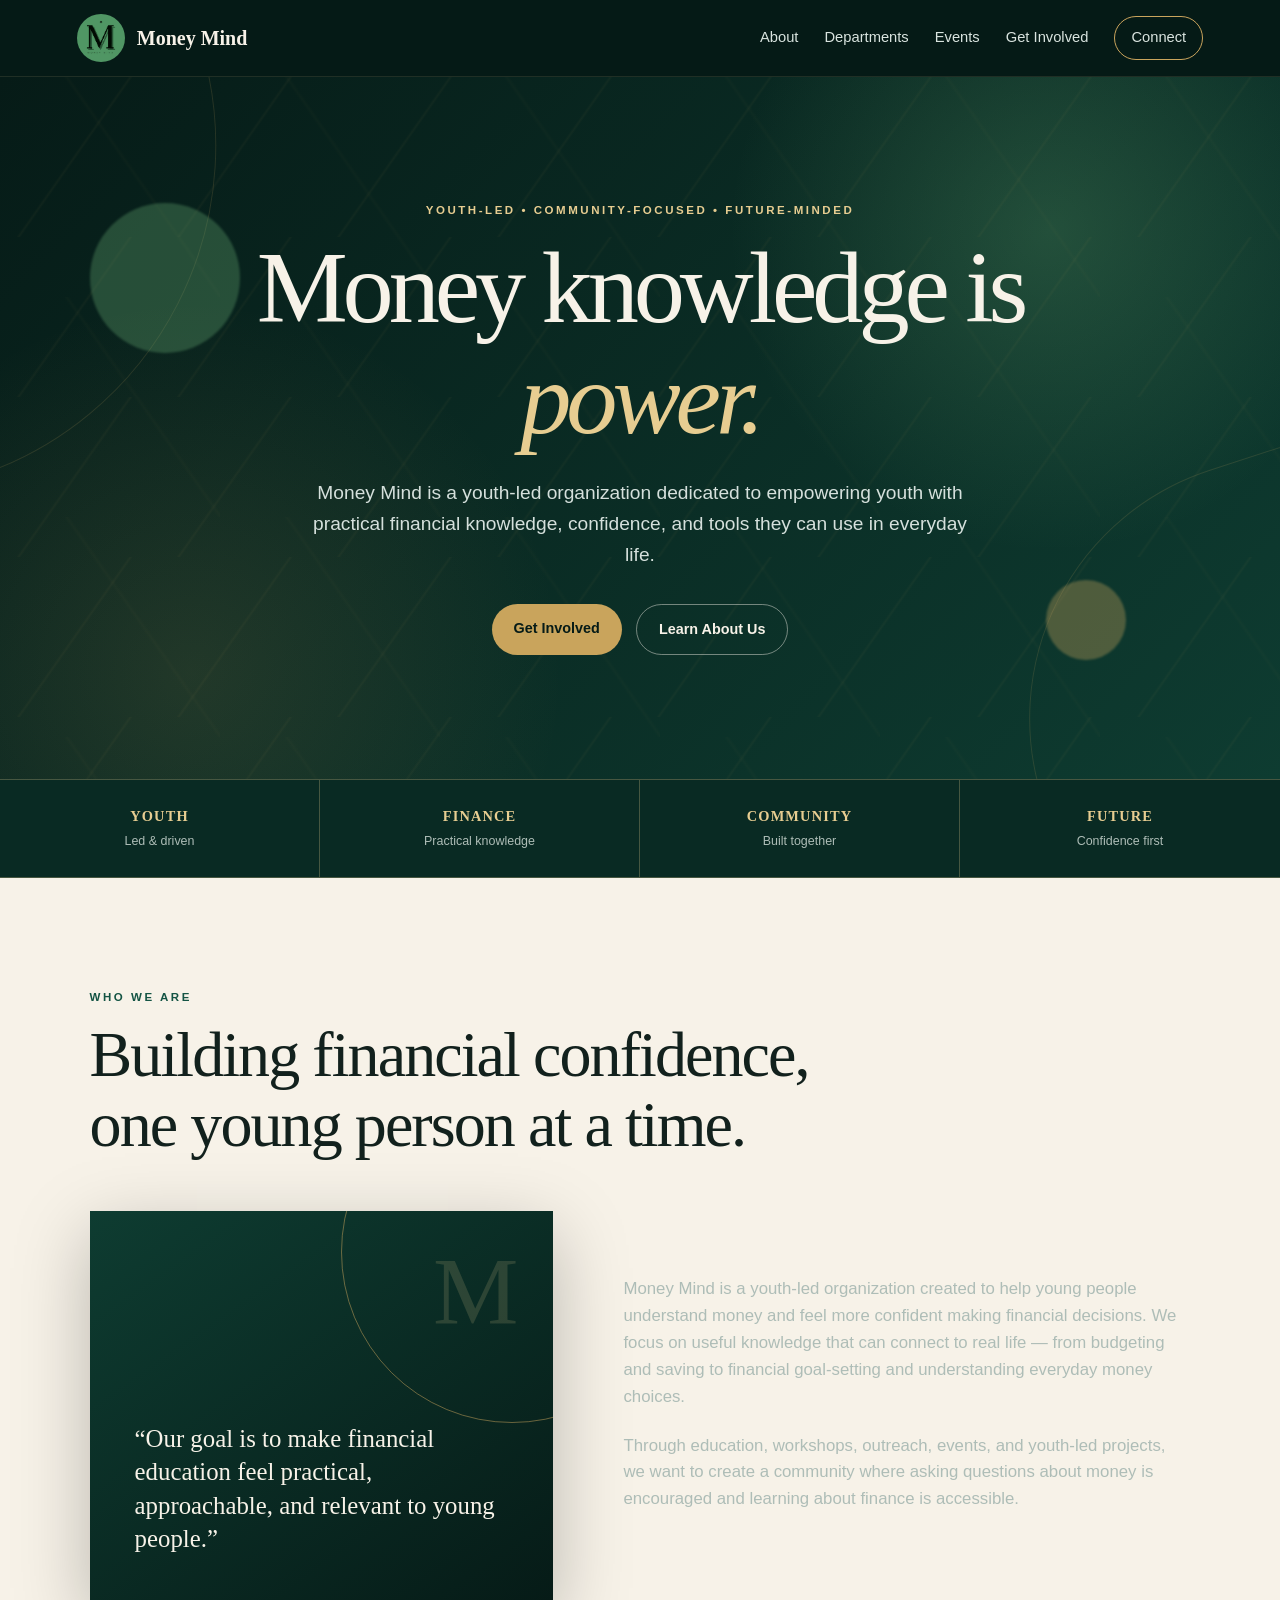
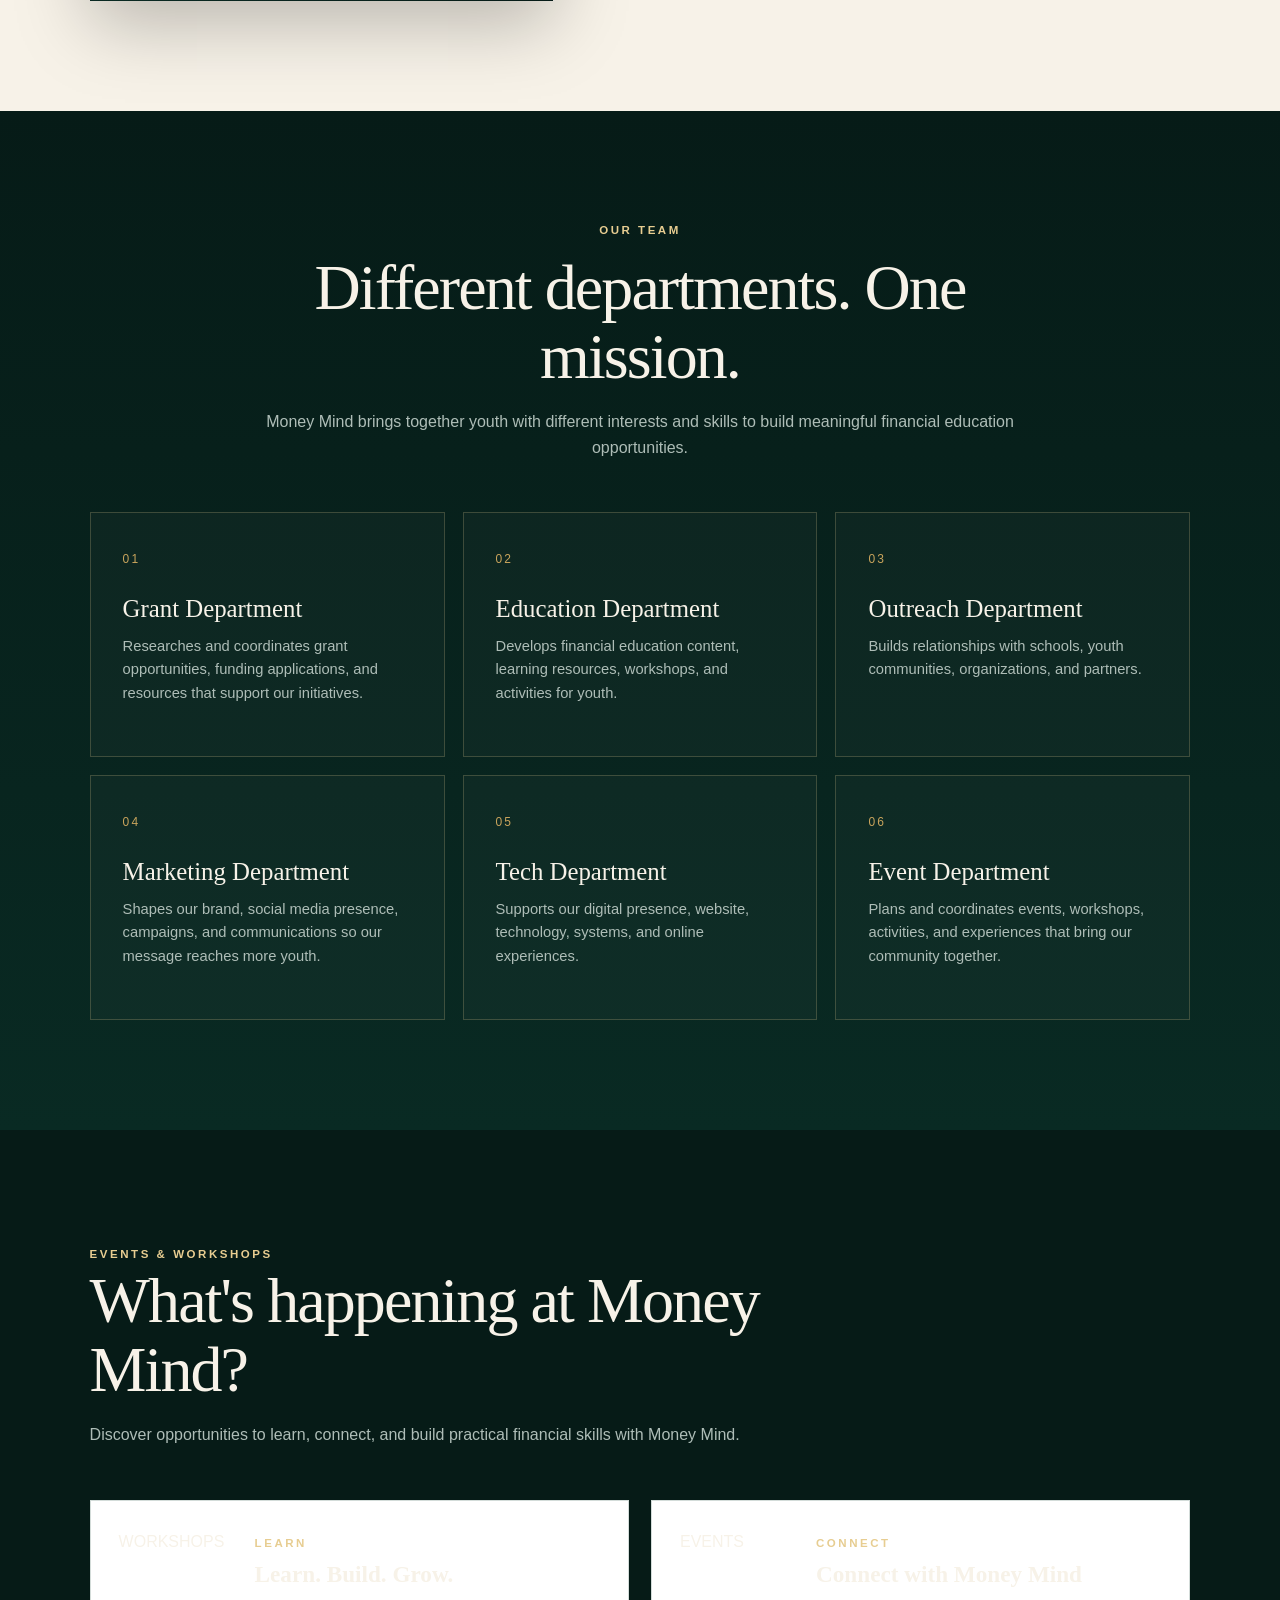
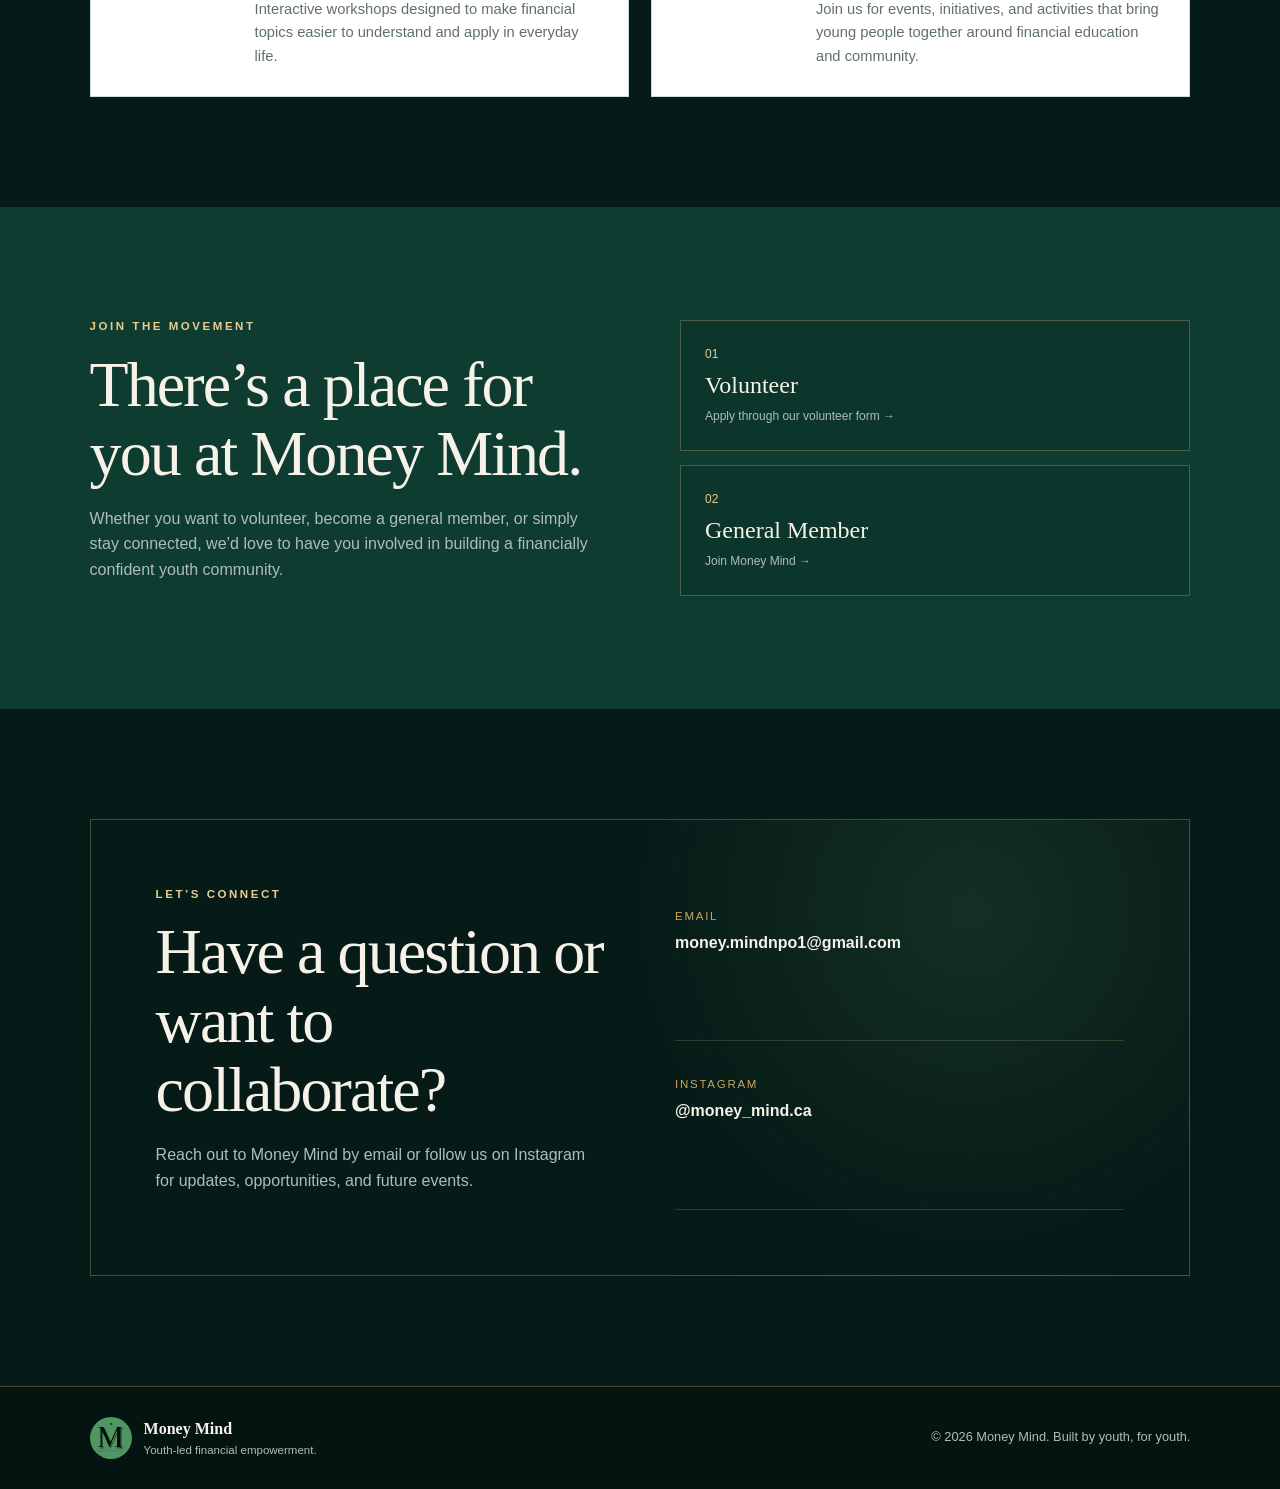
<file: index.html>
<!DOCTYPE html>
<html lang="en">
<head>
  <meta charset="UTF-8" />
  <meta name="viewport" content="width=device-width, initial-scale=1.0" />
  <meta name="description" content="Money Mind — a youth-led organization empowering youth with practical financial knowledge and confidence." />
  <title>Money Mind | Youth-Led Financial Empowerment</title>
  <link rel="icon" type="image/png" href="assets/favicon.png">
  <link rel="stylesheet" href="styles.css" />
</head>
<body>
  <header class="site-header" id="top">
    <a class="brand" href="#home" aria-label="Money Mind home">
      <img src="assets/money-mind-logo.png" alt="Money Mind logo" />
      <span>Money Mind</span>
    </a>

    <button class="menu-toggle" aria-label="Open navigation" aria-expanded="false">☰</button>

    <nav class="nav" aria-label="Main navigation">
      <a href="#about">About</a>
      <a href="#departments">Departments</a>
      <a href="#events">Events</a>
      <a href="#get-involved">Get Involved</a>
      <a href="#contact" class="nav-cta">Connect</a>
    </nav>
  </header>

  <main>
    <section class="hero" id="home">
      <div class="hero-pattern"></div>
      <div class="hero-content">
        <p class="eyebrow">YOUTH-LED • COMMUNITY-FOCUSED • FUTURE-MINDED</p>
        <h1>Money knowledge is <span>power.</span></h1>
        <p class="hero-copy">
          Money Mind is a youth-led organization dedicated to empowering youth
          with practical financial knowledge, confidence, and tools they can use
          in everyday life.
        </p>
        <div class="hero-actions">
          <a class="button button-gold" href="#get-involved">Get Involved</a>
          <a class="button button-outline" href="#about">Learn About Us</a>
        </div>
      </div>
      <div class="hero-orb orb-one"></div>
      <div class="hero-orb orb-two"></div>
    </section>

    <section class="stats">
      <div><strong>YOUTH</strong><span>Led & driven</span></div>
      <div><strong>FINANCE</strong><span>Practical knowledge</span></div>
      <div><strong>COMMUNITY</strong><span>Built together</span></div>
      <div><strong>FUTURE</strong><span>Confidence first</span></div>
    </section>

    <section class="section about" id="about">
      <div class="section-heading">
        <p class="eyebrow">WHO WE ARE</p>
        <h2>Building financial confidence, one young person at a time.</h2>
      </div>

      <div class="about-grid">
        <div class="about-card featured">
          <div class="monogram">M</div>
          <p class="quote">
            “Our goal is to make financial education feel practical,
            approachable, and relevant to young people.”
          </p>
        </div>

        <div class="about-copy">
          <p>
            Money Mind is a youth-led organization created to help young people
            understand money and feel more confident making financial decisions.
            We focus on useful knowledge that can connect to real life — from
            budgeting and saving to financial goal-setting and understanding
            everyday money choices.
          </p>
          <p>
            Through education, workshops, outreach, events, and youth-led
            projects, we want to create a community where asking questions about
            money is encouraged and learning about finance is accessible.
          </p>
        </div>
      </div>
    </section>

    <section class="section departments" id="departments">
      <div class="section-heading centered">
        <p class="eyebrow">OUR TEAM</p>
        <h2>Different departments. One mission.</h2>
        <p>
          Money Mind brings together youth with different interests and skills
          to build meaningful financial education opportunities.
        </p>
      </div>

      <div class="department-grid">
        <article class="department-card">
          <span class="number">01</span>
          <h3>Grant Department</h3>
          <p>Researches and coordinates grant opportunities, funding applications, and resources that support our initiatives.</p>
        </article>
        <article class="department-card">
          <span class="number">02</span>
          <h3>Education Department</h3>
          <p>Develops financial education content, learning resources, workshops, and activities for youth.</p>
        </article>
        <article class="department-card">
          <span class="number">03</span>
          <h3>Outreach Department</h3>
          <p>Builds relationships with schools, youth communities, organizations, and partners.</p>
        </article>
        <article class="department-card">
          <span class="number">04</span>
          <h3>Marketing Department</h3>
          <p>Shapes our brand, social media presence, campaigns, and communications so our message reaches more youth.</p>
        </article>
        <article class="department-card">
          <span class="number">05</span>
          <h3>Tech Department</h3>
          <p>Supports our digital presence, website, technology, systems, and online experiences.</p>
        </article>
        <article class="department-card">
          <span class="number">06</span>
          <h3>Event Department</h3>
          <p>Plans and coordinates events, workshops, activities, and experiences that bring our community together.</p>
        </article>
      </div>
    </section>

   <section class="section" id="events">
  <div class="section-heading">
    <span class="eyebrow">EVENTS &amp; WORKSHOPS</span>

    <h2>What's happening at Money Mind?</h2>

    <p>
      Discover opportunities to learn, connect, and build practical
      financial skills with Money Mind.
    </p>
  </div>

  <div class="event-grid">

    <article class="event-card">
      <div class="event-card-accent">
        WORKSHOPS
      </div>

      <div class="event-card-content">
        <span class="eyebrow">LEARN</span>

        <h3>Learn. Build. Grow.</h3>

        <p>
          Interactive workshops designed to make financial topics
          easier to understand and apply in everyday life.
        </p>
      </div>
    </article>

    <article class="event-card">
      <div class="event-card-accent">
        EVENTS
      </div>

      <div class="event-card-content">
        <span class="eyebrow">CONNECT</span>

        <h3>Connect with Money Mind</h3>

        <p>
          Join us for events, initiatives, and activities that bring
          young people together around financial education and community.
        </p>
      </div>
    </article>

  </div>
</section>
    <section class="section involvement" id="get-involved">
      <div class="involvement-inner">
        <div>
          <p class="eyebrow">JOIN THE MOVEMENT</p>
          <h2>There’s a place for you at Money Mind.</h2>
          <p>
            Whether you want to volunteer, become a general member, or simply
            stay connected, we’d love to have you involved in building a
            financially confident youth community.
          </p>
        </div>

        <div class="action-grid">
          <a class="action-card" href="https://forms.gle/BTMJpvYSgiWsYHP86" target="_blank" rel="noopener">
            <span>01</span>
            <strong>Volunteer</strong>
            <small>Apply through our volunteer form →</small>
          </a>
          <a class="action-card" href="https://forms.gle/7EqizPqFEvK5hBycA" target="_blank" rel="noopener">
            <span>02</span>
            <strong>General Member</strong>
            <small>Join Money Mind →</small>
          </a>
        </div>
      </div>
    </section>

    <section class="section contact" id="contact">
      <div class="contact-panel">
        <div>
          <p class="eyebrow">LET’S CONNECT</p>
          <h2>Have a question or want to collaborate?</h2>
          <p>
            Reach out to Money Mind by email or follow us on Instagram for
            updates, opportunities, and future events.
          </p>
        </div>

        <div class="contact-links">
          <a href="mailto:money.mindnpo1@gmail.com" class="contact-link">
            <span>Email</span>
            <strong>money.mindnpo1@gmail.com</strong>
          </a>
          <a href="https://www.instagram.com/money_mind.ca?utm_source=ig_web_button_share_sheet&stkn=ZDNlZDc0MzIxNw==" target="_blank" rel="noopener" class="contact-link">
            <span>Instagram</span>
            <strong>@money_mind.ca</strong>
          </a>
        </div>
      </div>
    </section>
  </main>

  <footer>
    <div class="footer-brand">
      <img src="assets/money-mind-logo.png" alt="Money Mind logo" />
      <div>
        <strong>Money Mind</strong>
        <span>Youth-led financial empowerment.</span>
      </div>
    </div>
    <p>© <span id="year"></span> Money Mind. Built by youth, for youth.</p>
  </footer>

  <script src="script.js"></script>
</body>
</html>
</file>
<file: styles.css>
:root {
  --green-950: #061b17;
  --green-900: #092a23;
  --green-800: #0e3c31;
  --green-700: #145444;
  --green-600: #1d6a52;
  --green-400: #62a36e;
  --gold: #c9a45c;
  --gold-light: #e7cd91;
  --cream: #f7f2e8;
  --white: #ffffff;
  --ink: #12211d;
  --muted: #aebdb7;
  --line: rgba(231, 205, 145, .28);
  --shadow: 0 22px 70px rgba(0,0,0,.25);
}

* { box-sizing: border-box; }
html { scroll-behavior: smooth; }
body {
  margin: 0;
  color: var(--cream);
  background: var(--green-950);
  font-family: Arial, Helvetica, sans-serif;
  line-height: 1.6;
}
a { color: inherit; text-decoration: none; }
img { max-width: 100%; display: block; }

.site-header {
  position: sticky;
  top: 0;
  z-index: 20;
  display: flex;
  align-items: center;
  justify-content: space-between;
  gap: 24px;
  padding: 14px 6vw;
  background: rgba(6,27,23,.92);
  backdrop-filter: blur(14px);
  border-bottom: 1px solid rgba(231,205,145,.12);
}
.brand { display: flex; align-items: center; gap: 12px; font-family: Georgia, serif; font-size: 1.25rem; font-weight: 700; }
.brand img { width: 48px; height: 48px; object-fit: contain; border-radius: 50%; }
.nav { display: flex; align-items: center; gap: 26px; font-size: .92rem; }
.nav a { color: #d9e4df; transition: .2s ease; }
.nav a:hover { color: var(--gold-light); }
.nav-cta { border: 1px solid var(--gold); padding: 9px 16px; border-radius: 999px; }
.menu-toggle { display: none; border: 0; background: transparent; color: var(--cream); font-size: 1.6rem; }

.hero {
  position: relative;
  min-height: 78vh;
  display: grid;
  place-items: center;
  overflow: hidden;
  background:
    radial-gradient(circle at 82% 22%, rgba(98,163,110,.28), transparent 27%),
    radial-gradient(circle at 15% 85%, rgba(201,164,92,.13), transparent 30%),
    linear-gradient(135deg, var(--green-950), var(--green-800));
}
.hero::before, .hero::after {
  content: "";
  position: absolute;
  width: 52vw;
  height: 52vw;
  border: 1px solid rgba(201,164,92,.16);
  border-radius: 45% 55% 60% 40%;
  transform: rotate(-18deg);
}
.hero::before { left: -35vw; top: -20vw; }
.hero::after { right: -34vw; bottom: -25vw; }
.hero-pattern {
  position: absolute;
  inset: 0;
  opacity: .3;
  background-image:
    linear-gradient(125deg, transparent 0 47%, rgba(201,164,92,.16) 48%, transparent 49%),
    linear-gradient(55deg, transparent 0 58%, rgba(201,164,92,.09) 59%, transparent 60%);
  background-size: 160px 160px, 220px 220px;
}
.hero-content { position: relative; z-index: 2; width: min(900px, 88%); text-align: center; padding: 90px 0; }
.eyebrow { margin: 0 0 14px; color: var(--gold-light); letter-spacing: .22em; font-size: .72rem; font-weight: 700; }
h1, h2, h3 { font-family: Georgia, "Times New Roman", serif; line-height: 1.08; }
h1 { margin: 0 auto 24px; max-width: 850px; font-size: clamp(3.2rem, 8vw, 7rem); font-weight: 500; letter-spacing: -.05em; }
h1 span { color: var(--gold-light); font-style: italic; }
.hero-copy { max-width: 680px; margin: 0 auto; color: #d5e0dc; font-size: clamp(1rem, 2vw, 1.2rem); }
.hero-actions { display: flex; justify-content: center; gap: 14px; flex-wrap: wrap; margin-top: 34px; }
.button { display: inline-block; padding: 13px 22px; border-radius: 999px; font-weight: 700; font-size: .9rem; transition: transform .2s ease, background .2s ease; }
.button:hover { transform: translateY(-2px); }
.button-gold { background: var(--gold); color: var(--green-950); }
.button-outline { border: 1px solid rgba(247,242,232,.45); }
.hero-orb { position: absolute; border-radius: 50%; filter: blur(1px); opacity: .35; }
.orb-one { width: 150px; height: 150px; background: var(--green-400); top: 18%; left: 7%; }
.orb-two { width: 80px; height: 80px; background: var(--gold); right: 12%; bottom: 17%; }

.stats {
  display: grid;
  grid-template-columns: repeat(4, 1fr);
  border-top: 1px solid var(--line);
  border-bottom: 1px solid var(--line);
  background: var(--green-900);
}
.stats div { padding: 25px; text-align: center; border-right: 1px solid var(--line); }
.stats div:last-child { border-right: 0; }
.stats strong { display: block; font-family: Georgia, serif; color: var(--gold-light); letter-spacing: .08em; font-size: .9rem; }
.stats span { display: block; color: var(--muted); font-size: .78rem; margin-top: 4px; }

.section { padding: 110px 7vw; }
.section-heading { max-width: 760px; margin-bottom: 52px; }
.section-heading.centered { margin-left: auto; margin-right: auto; text-align: center; }
.section-heading h2, .contact-panel h2, .involvement-inner h2 { margin: 0 0 18px; font-size: clamp(2.2rem, 5vw, 4rem); font-weight: 500; letter-spacing: -.03em; }
.section-heading p:last-child, .about-copy p, .involvement-inner > div > p:last-child, .contact-panel > div > p:last-child { color: var(--muted); }

.about { background: var(--cream); color: var(--ink); }
.about .section-heading .eyebrow { color: var(--green-700); }
.about-grid { display: grid; grid-template-columns: .9fr 1.1fr; gap: 70px; align-items: center; max-width: 1150px; margin: auto; }
.about-card { min-height: 390px; position: relative; display: flex; flex-direction: column; justify-content: flex-end; padding: 45px; background: linear-gradient(145deg, var(--green-800), var(--green-950)); overflow: hidden; box-shadow: var(--shadow); }
.about-card::after { content: ""; position: absolute; width: 340px; height: 340px; border: 1px solid var(--gold); border-radius: 50%; right: -130px; top: -130px; opacity: .5; }
.monogram { position: absolute; top: 25px; right: 35px; font: 6rem Georgia, serif; color: rgba(231,205,145,.16); }
.quote { position: relative; z-index: 1; font: 1.55rem/1.35 Georgia, serif; color: var(--cream); margin: 0; max-width: 440px; }
.about-copy { font-size: 1.05rem; }
.about-copy p { margin: 0 0 22px; }

.departments { background: linear-gradient(180deg, var(--green-950), var(--green-900)); }
.department-grid { display: grid; grid-template-columns: repeat(3, 1fr); gap: 18px; max-width: 1200px; margin: auto; }
.department-card { position: relative; padding: 32px; min-height: 245px; border: 1px solid rgba(231,205,145,.22); background: rgba(255,255,255,.025); transition: .25s ease; }
.department-card:hover { transform: translateY(-5px); border-color: rgba(231,205,145,.55); background: rgba(255,255,255,.05); }
.department-card .number { color: var(--gold); font-size: .75rem; letter-spacing: .18em; }
.department-card h3 { margin: 25px 0 12px; font-size: 1.55rem; font-weight: 500; }
.department-card p { margin: 0; color: var(--muted); font-size: .92rem; }

.events { background: #f2eee5; color: var(--ink); }
.events .section-heading .eyebrow { color: var(--green-700); }
.event-grid { display: grid; grid-template-columns: repeat(2, 1fr); gap: 22px; max-width: 1150px; }
.event-card { display: grid; grid-template-columns: 110px 1fr; gap: 26px; padding: 28px; border: 1px solid rgba(14,60,49,.18); background: white; }
.event-date { display: grid; place-items: center; min-height: 110px; background: var(--green-900); color: var(--gold-light); font: 1.1rem Georgia, serif; }
.tag { color: var(--green-700); letter-spacing: .16em; font-size: .7rem; font-weight: 800; }
.event-card h3 { margin: 8px 0 10px; font-size: 1.45rem; }
.event-card p { margin: 0; color: #60706a; font-size: .92rem; }

.involvement { background: var(--green-800); }
.involvement-inner { display: grid; grid-template-columns: 1fr 1fr; gap: 80px; align-items: center; max-width: 1150px; margin: auto; }
.involvement-inner h2 { color: var(--cream); }
.action-grid { display: grid; gap: 14px; }
.action-card { padding: 24px; border: 1px solid var(--line); background: rgba(0,0,0,.12); transition: .2s ease; }
.action-card:hover { transform: translateX(5px); border-color: var(--gold); }
.action-card span, .action-card small { display: block; color: var(--gold-light); font-size: .75rem; }
.action-card strong { display: block; margin: 8px 0; font: 1.5rem Georgia, serif; }
.action-card small { color: var(--muted); }

.contact { background: var(--green-950); }
.contact-panel { max-width: 1150px; margin: auto; padding: 65px; border: 1px solid var(--line); display: grid; grid-template-columns: 1fr 1fr; gap: 70px; background: radial-gradient(circle at 80% 20%, rgba(98,163,110,.15), transparent 35%); }
.contact-links { display: grid; gap: 12px; }
.contact-link { padding: 22px 0; border-bottom: 1px solid rgba(231,205,145,.18); }
.contact-link span { display: block; color: var(--gold); font-size: .72rem; text-transform: uppercase; letter-spacing: .15em; }
.contact-link strong { display: block; margin-top: 5px; word-break: break-word; }

footer { display: flex; justify-content: space-between; align-items: center; gap: 20px; padding: 28px 7vw; background: #041511; border-top: 1px solid var(--line); color: var(--muted); font-size: .8rem; }
.footer-brand { display: flex; align-items: center; gap: 12px; }
.footer-brand img { width: 42px; height: 42px; border-radius: 50%; }
.footer-brand strong, .footer-brand span { display: block; }
.footer-brand strong { color: var(--cream); font-family: Georgia, serif; font-size: 1rem; }
.footer-brand span { font-size: .72rem; }

@media (max-width: 900px) {
  .menu-toggle { display: block; }
  .nav { display: none; position: absolute; top: 76px; left: 0; right: 0; flex-direction: column; align-items: stretch; padding: 18px 7vw 25px; background: var(--green-950); border-bottom: 1px solid var(--line); }
  .nav.open { display: flex; }
  .nav a { padding: 10px 0; }
  .stats { grid-template-columns: repeat(2, 1fr); }
  .stats div:nth-child(2) { border-right: 0; }
  .about-grid, .involvement-inner, .contact-panel { grid-template-columns: 1fr; gap: 40px; }
  .department-grid { grid-template-columns: repeat(2, 1fr); }
  .event-grid { grid-template-columns: 1fr; }
}

@media (max-width: 600px) {
  .site-header { padding: 10px 5vw; }
  .brand span { display: none; }
  .hero-content { padding: 70px 0; }
  .hero { min-height: 76vh; }
  .section { padding: 75px 5vw; }
  .stats { grid-template-columns: 1fr 1fr; }
  .stats div { padding: 18px 8px; }
  .department-grid { grid-template-columns: 1fr; }
  .department-card { min-height: auto; }
  .about-card { min-height: 330px; padding: 30px; }
  .event-card { grid-template-columns: 1fr; }
  .event-date { min-height: 75px; }
  .contact-panel { padding: 35px 25px; }
  footer { flex-direction: column; align-items: flex-start; }
}
</file>
